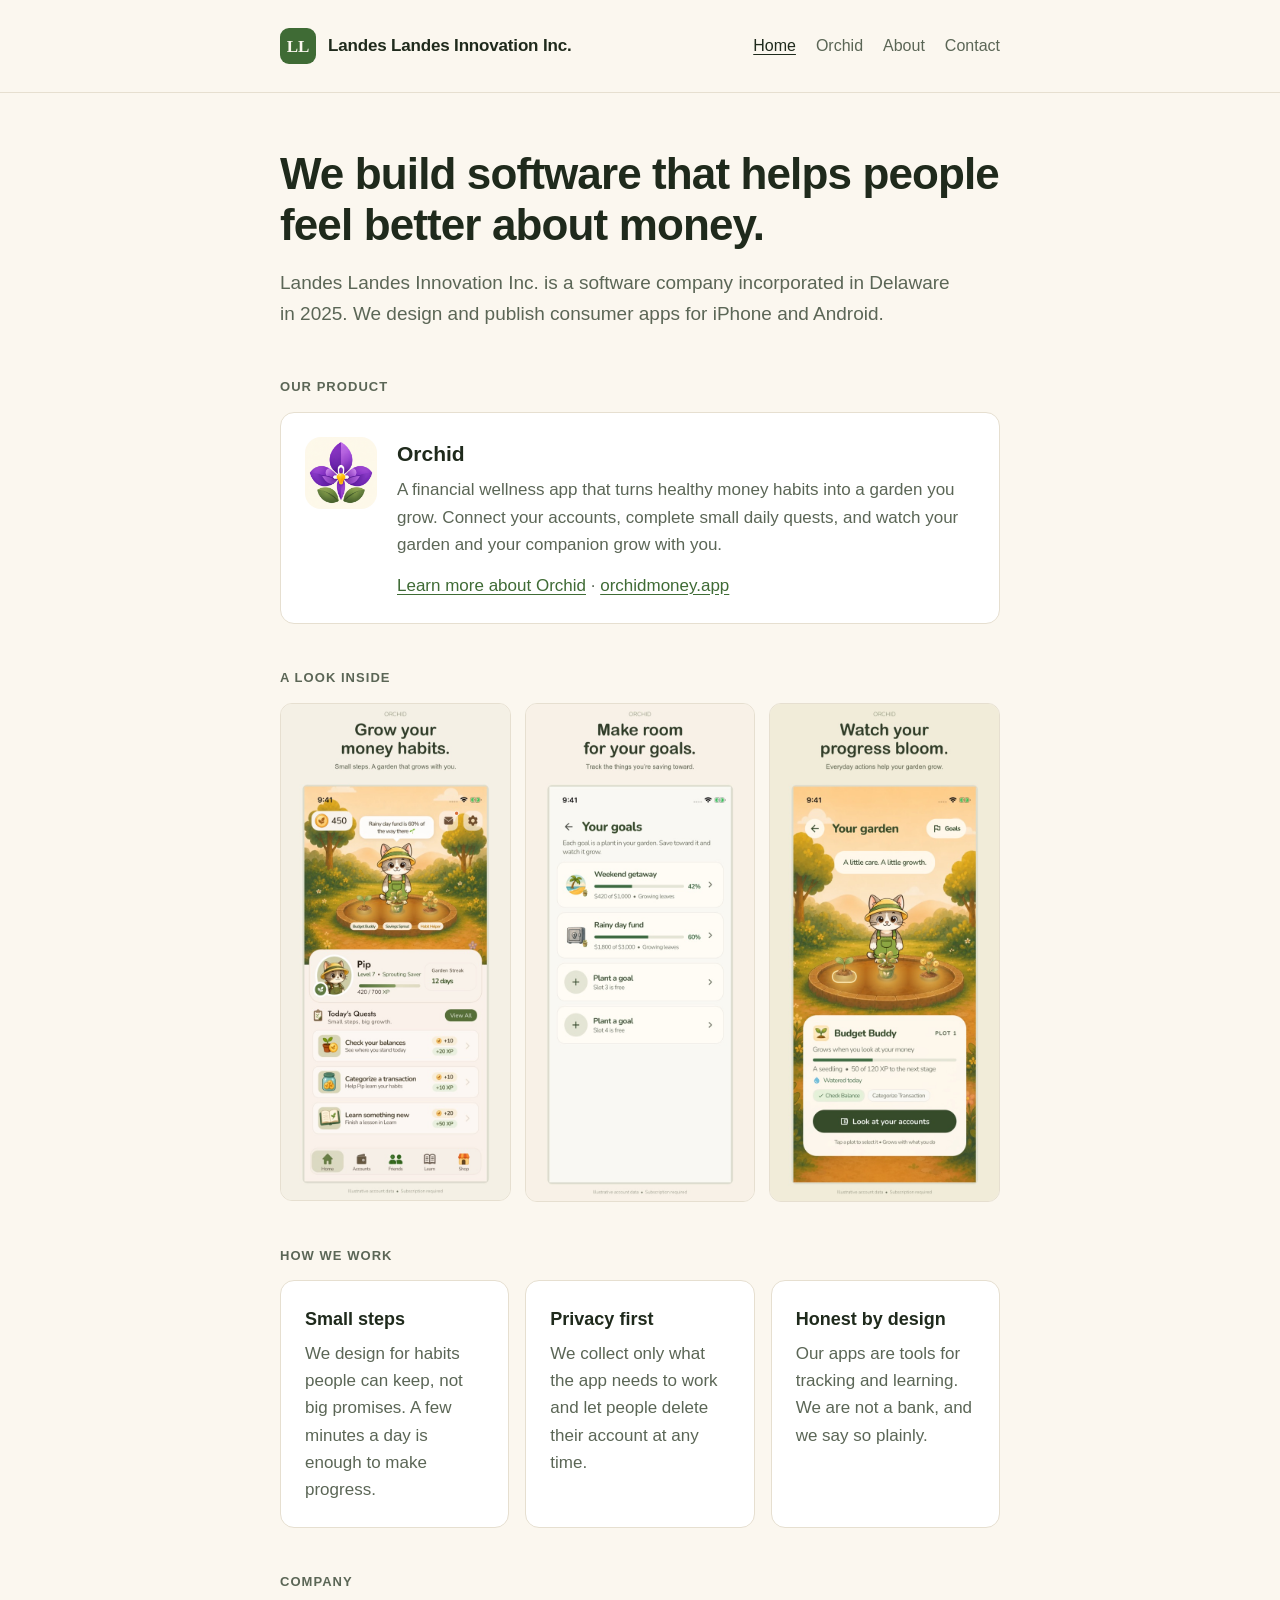
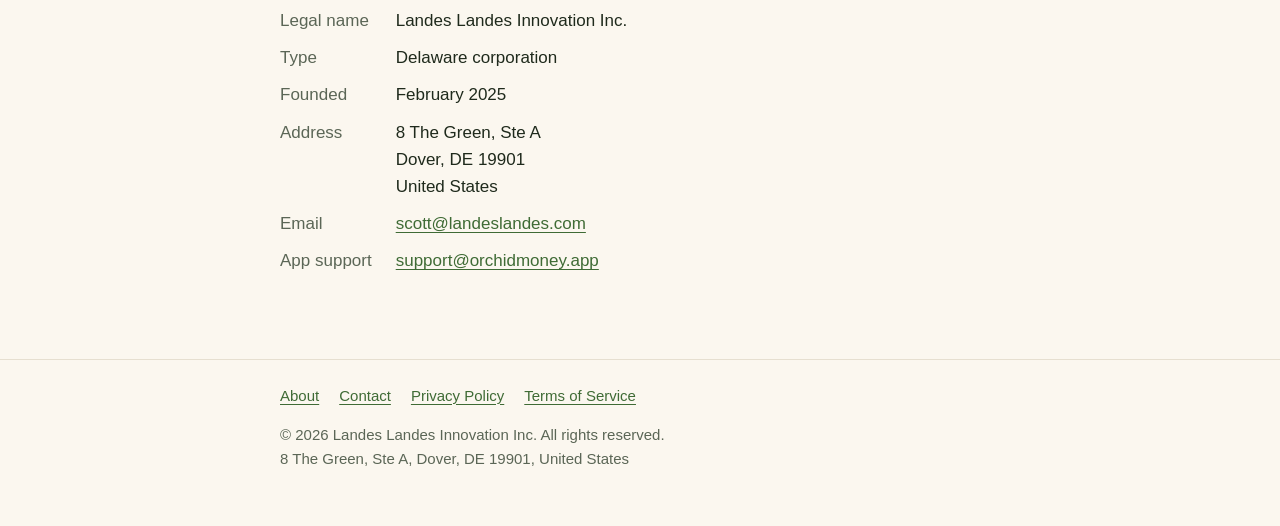
<file: index.html>
<!doctype html>
<html lang="en">
<head>
  <meta charset="utf-8">
  <meta name="viewport" content="width=device-width, initial-scale=1">
  <title>Landes Landes Innovation Inc.</title>
  <meta name="description" content="Landes Landes Innovation Inc. is a Delaware software company. We make Orchid, a financial wellness app for iPhone and Android.">
  <link rel="canonical" href="https://www.landeslandes.com/">
  <meta property="og:title" content="Landes Landes Innovation Inc.">
  <meta property="og:description" content="Landes Landes Innovation Inc. is a Delaware software company. We make Orchid, a financial wellness app for iPhone and Android.">
  <meta property="og:url" content="https://www.landeslandes.com/">
  <meta property="og:type" content="website">
  <link rel="icon" href="data:image/svg+xml,%3Csvg xmlns='http://www.w3.org/2000/svg' viewBox='0 0 32 32'%3E%3Crect width='32' height='32' rx='7' fill='%233f6b35'/%3E%3Ctext x='16' y='22' font-family='Georgia,serif' font-size='17' fill='%23fbf7ef' text-anchor='middle'%3ELL%3C/text%3E%3C/svg%3E">
  <link rel="stylesheet" href="/styles.css">
  <script type="application/ld+json">
  {
    "@context": "https://schema.org",
    "@type": "Organization",
    "name": "Landes Landes Innovation Inc.",
    "legalName": "Landes Landes Innovation Inc.",
    "url": "https://www.landeslandes.com/",
    "email": "scott@landeslandes.com",
    "foundingDate": "2025-02-05",
    "address": {
      "@type": "PostalAddress",
      "streetAddress": "8 The Green, Ste A",
      "addressLocality": "Dover",
      "addressRegion": "DE",
      "postalCode": "19901",
      "addressCountry": "US"
    },
    "owns": {
      "@type": "SoftwareApplication",
      "name": "Orchid",
      "url": "https://www.orchidmoney.app/",
      "applicationCategory": "FinanceApplication",
      "operatingSystem": "iOS, Android"
    }
  }
  </script>
</head>
<body>
  <header>
    <div class="wrap">
      <a class="brand" href="/">
        <span class="mark" aria-hidden="true">LL</span>
        <span>Landes Landes Innovation Inc.</span>
      </a>
      <nav aria-label="Main">
        <ul>
        <li><a href="/" aria-current="page">Home</a></li>
        <li><a href="/orchid">Orchid</a></li>
        <li><a href="/about">About</a></li>
        <li><a href="/contact">Contact</a></li>
        </ul>
      </nav>
    </div>
  </header>

  <main>
  <div class="wrap">
    <h1>We build software that helps people feel better about money.</h1>
    <p class="lede">
      Landes Landes Innovation Inc. is a software company incorporated in
      Delaware in 2025. We design and publish consumer apps for iPhone and
      Android.
    </p>

    <section aria-labelledby="products">
      <h2 id="products">Our product</h2>
      <div class="card product">
        <img src="/images/orchid-icon.png" alt="Orchid app icon" width="72" height="72">
        <div>
          <h3>Orchid</h3>
          <p>
            A financial wellness app that turns healthy money habits into a
            garden you grow. Connect your accounts, complete small daily quests,
            and watch your garden and your companion grow with you.
          </p>
          <p><a href="/orchid">Learn more about Orchid</a> &middot; <a href="https://www.orchidmoney.app/">orchidmoney.app</a></p>
        </div>
      </div>
    </section>

    <section aria-labelledby="preview">
      <h2 id="preview">A look inside</h2>
      <div class="shots">
        <figure><img src="/images/01-home.jpg" alt="Orchid home screen with Pip, the garden, and today's quests" width="600" height="1303" loading="lazy"></figure>
        <figure><img src="/images/03-goals.jpg" alt="Orchid savings goals screen" width="600" height="1303" loading="lazy"></figure>
        <figure><img src="/images/06-garden.jpg" alt="Orchid garden screen" width="600" height="1303" loading="lazy"></figure>
      </div>
    </section>

    <section aria-labelledby="approach">
      <h2 id="approach">How we work</h2>
      <div class="grid">
        <div class="card">
          <h3>Small steps</h3>
          <p>We design for habits people can keep, not big promises. A few minutes a day is enough to make progress.</p>
        </div>
        <div class="card">
          <h3>Privacy first</h3>
          <p>We collect only what the app needs to work and let people delete their account at any time.</p>
        </div>
        <div class="card">
          <h3>Honest by design</h3>
          <p>Our apps are tools for tracking and learning. We are not a bank, and we say so plainly.</p>
        </div>
      </div>
    </section>

    <section aria-labelledby="company">
      <h2 id="company">Company</h2>
      <dl class="facts">
        <dt>Legal name</dt>
        <dd>Landes Landes Innovation Inc.</dd>
        <dt>Type</dt>
        <dd>Delaware corporation</dd>
        <dt>Founded</dt>
        <dd>February 2025</dd>
        <dt>Address</dt>
        <dd><address>8 The Green, Ste A<br>Dover, DE 19901<br>United States</address></dd>
        <dt>Email</dt>
        <dd><a href="mailto:scott@landeslandes.com">scott@landeslandes.com</a></dd>
        <dt>App support</dt>
        <dd><a href="mailto:support@orchidmoney.app">support@orchidmoney.app</a></dd>
      </dl>
    </section>
  </div>
  </main>

  <footer>
    <div class="wrap">
      <div class="links">
        <a href="/about">About</a>
        <a href="/contact">Contact</a>
        <a href="https://www.orchidmoney.app/privacy">Privacy Policy</a>
        <a href="https://www.orchidmoney.app/terms">Terms of Service</a>
      </div>
      <p>&copy; 2026 Landes Landes Innovation Inc. All rights reserved.<br>
      8 The Green, Ste A, Dover, DE 19901, United States</p>
    </div>
  </footer>
</body>
</html>
</file>
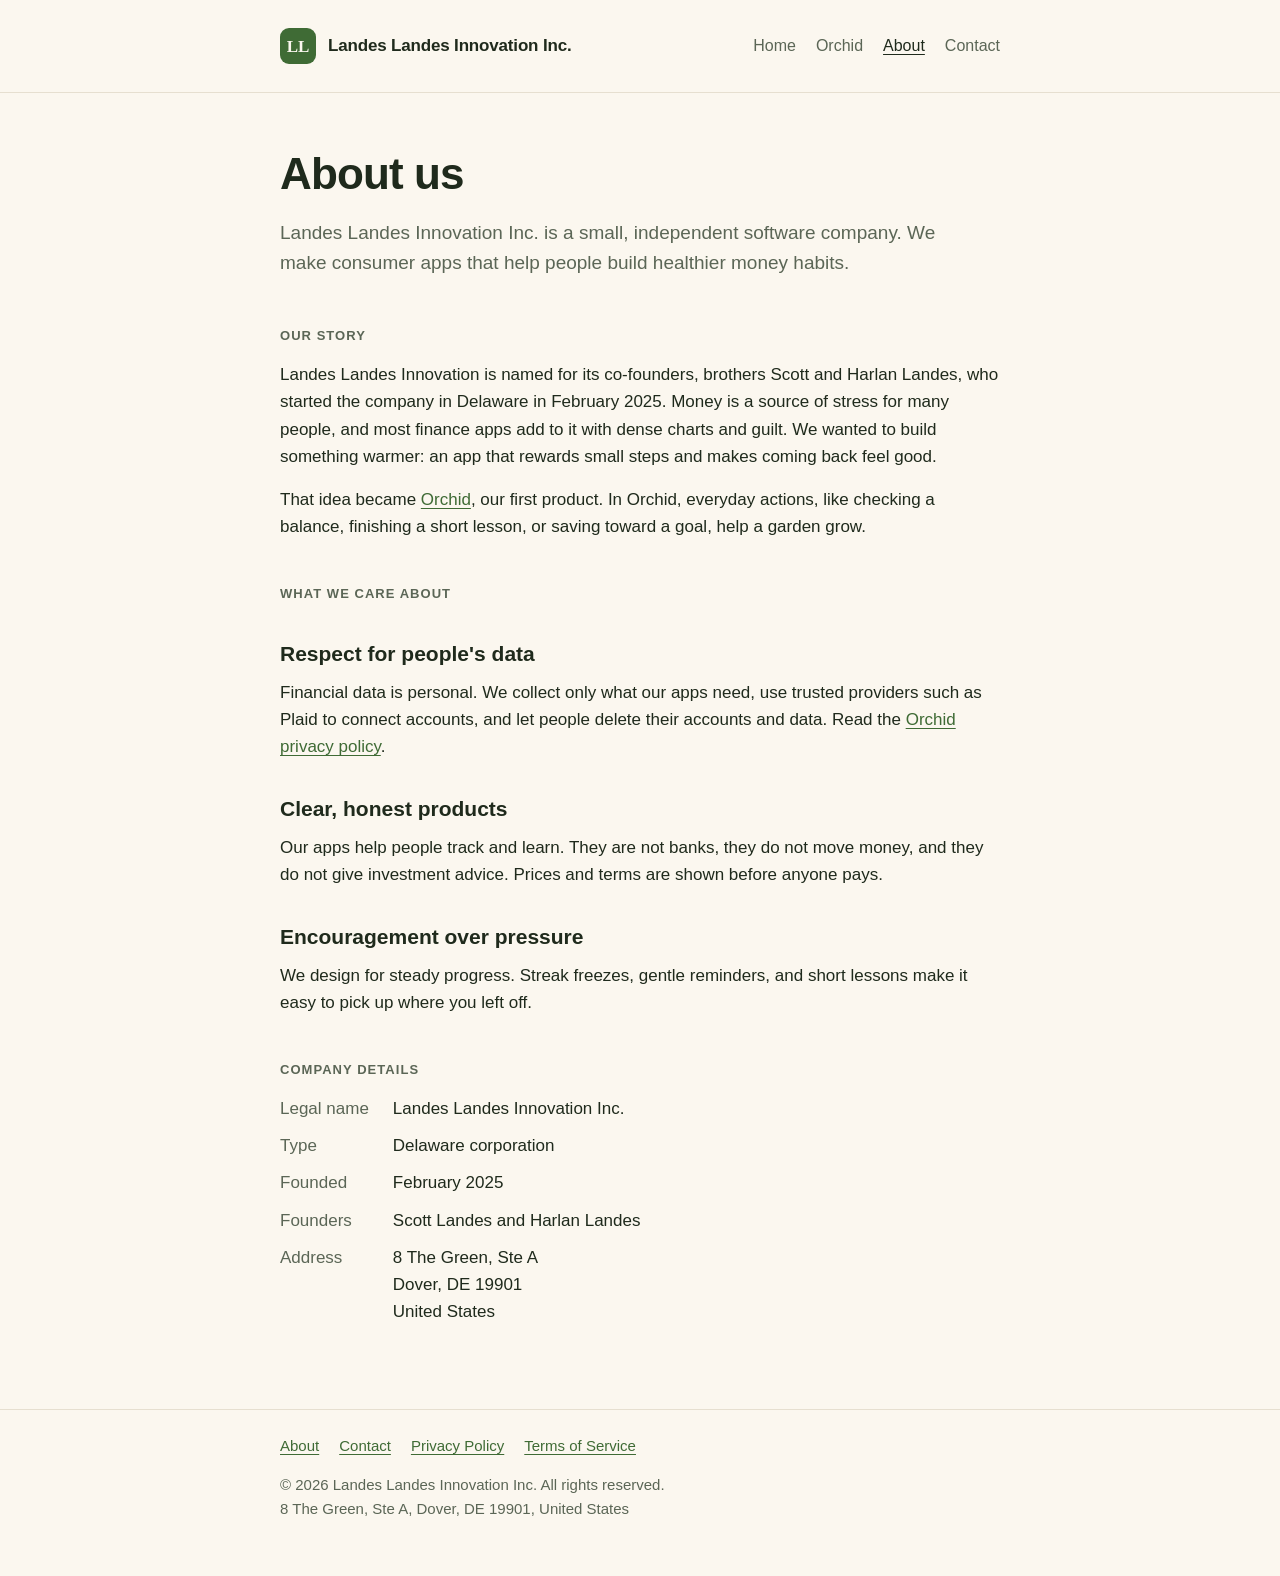
<file: about.html>
<!doctype html>
<html lang="en">
<head>
  <meta charset="utf-8">
  <meta name="viewport" content="width=device-width, initial-scale=1">
  <title>About | Landes Landes Innovation Inc.</title>
  <meta name="description" content="About Landes Landes Innovation Inc., the Delaware software company behind Orchid.">
  <link rel="canonical" href="https://www.landeslandes.com/about">
  <meta property="og:title" content="About | Landes Landes Innovation Inc.">
  <meta property="og:description" content="About Landes Landes Innovation Inc., the Delaware software company behind Orchid.">
  <meta property="og:url" content="https://www.landeslandes.com/about">
  <meta property="og:type" content="website">
  <link rel="icon" href="data:image/svg+xml,%3Csvg xmlns='http://www.w3.org/2000/svg' viewBox='0 0 32 32'%3E%3Crect width='32' height='32' rx='7' fill='%233f6b35'/%3E%3Ctext x='16' y='22' font-family='Georgia,serif' font-size='17' fill='%23fbf7ef' text-anchor='middle'%3ELL%3C/text%3E%3C/svg%3E">
  <link rel="stylesheet" href="/styles.css">
</head>
<body>
  <header>
    <div class="wrap">
      <a class="brand" href="/">
        <span class="mark" aria-hidden="true">LL</span>
        <span>Landes Landes Innovation Inc.</span>
      </a>
      <nav aria-label="Main">
        <ul>
        <li><a href="/">Home</a></li>
        <li><a href="/orchid">Orchid</a></li>
        <li><a href="/about" aria-current="page">About</a></li>
        <li><a href="/contact">Contact</a></li>
        </ul>
      </nav>
    </div>
  </header>

  <main>
  <div class="wrap">
    <h1>About us</h1>
    <p class="lede">
      Landes Landes Innovation Inc. is a small, independent software company.
      We make consumer apps that help people build healthier money habits.
    </p>

    <section class="prose" aria-labelledby="story">
      <h2 id="story">Our story</h2>
      <p>
        Landes Landes Innovation is named for its co-founders, brothers Scott
        and Harlan Landes, who started the company in Delaware in February
        2025. Money is a source of stress for many people, and most finance apps add to
        it with dense charts and guilt. We wanted to build something warmer:
        an app that rewards small steps and makes coming back feel good.
      </p>
      <p>
        That idea became <a href="/orchid">Orchid</a>, our first product. In
        Orchid, everyday actions, like checking a balance, finishing a short
        lesson, or saving toward a goal, help a garden grow.
      </p>
    </section>

    <section class="prose" aria-labelledby="values">
      <h2 id="values">What we care about</h2>
      <h3>Respect for people's data</h3>
      <p>
        Financial data is personal. We collect only what our apps need, use
        trusted providers such as Plaid to connect accounts, and let people
        delete their accounts and data. Read the
        <a href="https://www.orchidmoney.app/privacy">Orchid privacy policy</a>.
      </p>
      <h3>Clear, honest products</h3>
      <p>
        Our apps help people track and learn. They are not banks, they do not
        move money, and they do not give investment advice. Prices and terms
        are shown before anyone pays.
      </p>
      <h3>Encouragement over pressure</h3>
      <p>
        We design for steady progress. Streak freezes, gentle reminders, and
        short lessons make it easy to pick up where you left off.
      </p>
    </section>

    <section aria-labelledby="company">
      <h2 id="company">Company details</h2>
      <dl class="facts">
        <dt>Legal name</dt>
        <dd>Landes Landes Innovation Inc.</dd>
        <dt>Type</dt>
        <dd>Delaware corporation</dd>
        <dt>Founded</dt>
        <dd>February 2025</dd>
        <dt>Founders</dt>
        <dd>Scott Landes and Harlan Landes</dd>
        <dt>Address</dt>
        <dd><address>8 The Green, Ste A<br>Dover, DE 19901<br>United States</address></dd>
      </dl>
    </section>
  </div>
  </main>

  <footer>
    <div class="wrap">
      <div class="links">
        <a href="/about">About</a>
        <a href="/contact">Contact</a>
        <a href="https://www.orchidmoney.app/privacy">Privacy Policy</a>
        <a href="https://www.orchidmoney.app/terms">Terms of Service</a>
      </div>
      <p>&copy; 2026 Landes Landes Innovation Inc. All rights reserved.<br>
      8 The Green, Ste A, Dover, DE 19901, United States</p>
    </div>
  </footer>
</body>
</html>
</file>
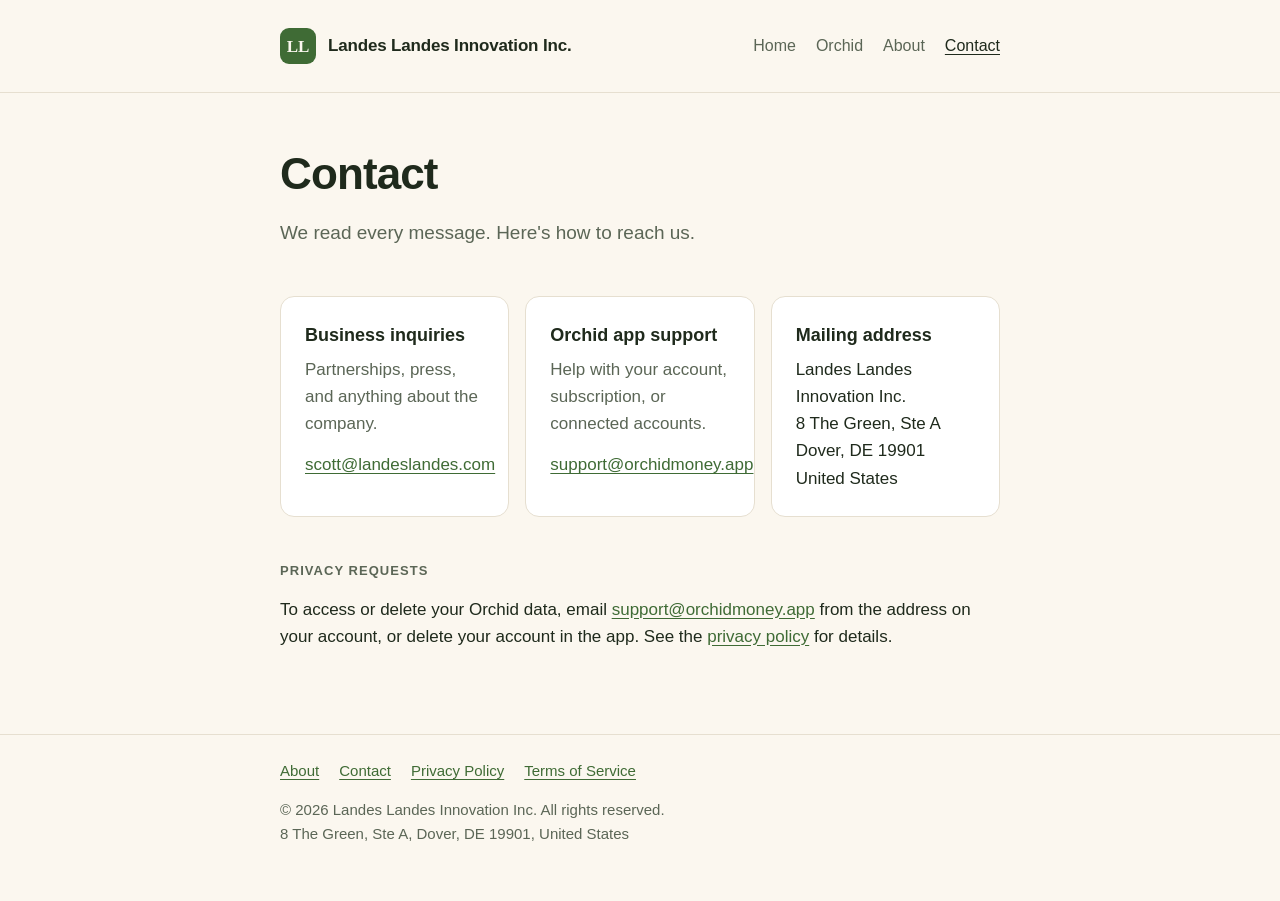
<file: contact.html>
<!doctype html>
<html lang="en">
<head>
  <meta charset="utf-8">
  <meta name="viewport" content="width=device-width, initial-scale=1">
  <title>Contact | Landes Landes Innovation Inc.</title>
  <meta name="description" content="Contact Landes Landes Innovation Inc. for business inquiries or Orchid app support.">
  <link rel="canonical" href="https://www.landeslandes.com/contact">
  <meta property="og:title" content="Contact | Landes Landes Innovation Inc.">
  <meta property="og:description" content="Contact Landes Landes Innovation Inc. for business inquiries or Orchid app support.">
  <meta property="og:url" content="https://www.landeslandes.com/contact">
  <meta property="og:type" content="website">
  <link rel="icon" href="data:image/svg+xml,%3Csvg xmlns='http://www.w3.org/2000/svg' viewBox='0 0 32 32'%3E%3Crect width='32' height='32' rx='7' fill='%233f6b35'/%3E%3Ctext x='16' y='22' font-family='Georgia,serif' font-size='17' fill='%23fbf7ef' text-anchor='middle'%3ELL%3C/text%3E%3C/svg%3E">
  <link rel="stylesheet" href="/styles.css">
</head>
<body>
  <header>
    <div class="wrap">
      <a class="brand" href="/">
        <span class="mark" aria-hidden="true">LL</span>
        <span>Landes Landes Innovation Inc.</span>
      </a>
      <nav aria-label="Main">
        <ul>
        <li><a href="/">Home</a></li>
        <li><a href="/orchid">Orchid</a></li>
        <li><a href="/about">About</a></li>
        <li><a href="/contact" aria-current="page">Contact</a></li>
        </ul>
      </nav>
    </div>
  </header>

  <main>
  <div class="wrap">
    <h1>Contact</h1>
    <p class="lede">We read every message. Here's how to reach us.</p>

    <div class="grid">
      <div class="card">
        <h3>Business inquiries</h3>
        <p>Partnerships, press, and anything about the company.</p>
        <p><a href="mailto:scott@landeslandes.com">scott@landeslandes.com</a></p>
      </div>
      <div class="card">
        <h3>Orchid app support</h3>
        <p>Help with your account, subscription, or connected accounts.</p>
        <p><a href="mailto:support@orchidmoney.app">support@orchidmoney.app</a></p>
      </div>
      <div class="card">
        <h3>Mailing address</h3>
        <address>Landes Landes Innovation Inc.<br>8 The Green, Ste A<br>Dover, DE 19901<br>United States</address>
      </div>
    </div>

    <section class="prose" aria-labelledby="privacy" style="margin-top:44px">
      <h2 id="privacy">Privacy requests</h2>
      <p>
        To access or delete your Orchid data, email
        <a href="mailto:support@orchidmoney.app">support@orchidmoney.app</a>
        from the address on your account, or delete your account in the app.
        See the <a href="https://www.orchidmoney.app/privacy">privacy policy</a>
        for details.
      </p>
    </section>
  </div>
  </main>

  <footer>
    <div class="wrap">
      <div class="links">
        <a href="/about">About</a>
        <a href="/contact">Contact</a>
        <a href="https://www.orchidmoney.app/privacy">Privacy Policy</a>
        <a href="https://www.orchidmoney.app/terms">Terms of Service</a>
      </div>
      <p>&copy; 2026 Landes Landes Innovation Inc. All rights reserved.<br>
      8 The Green, Ste A, Dover, DE 19901, United States</p>
    </div>
  </footer>
</body>
</html>
</file>
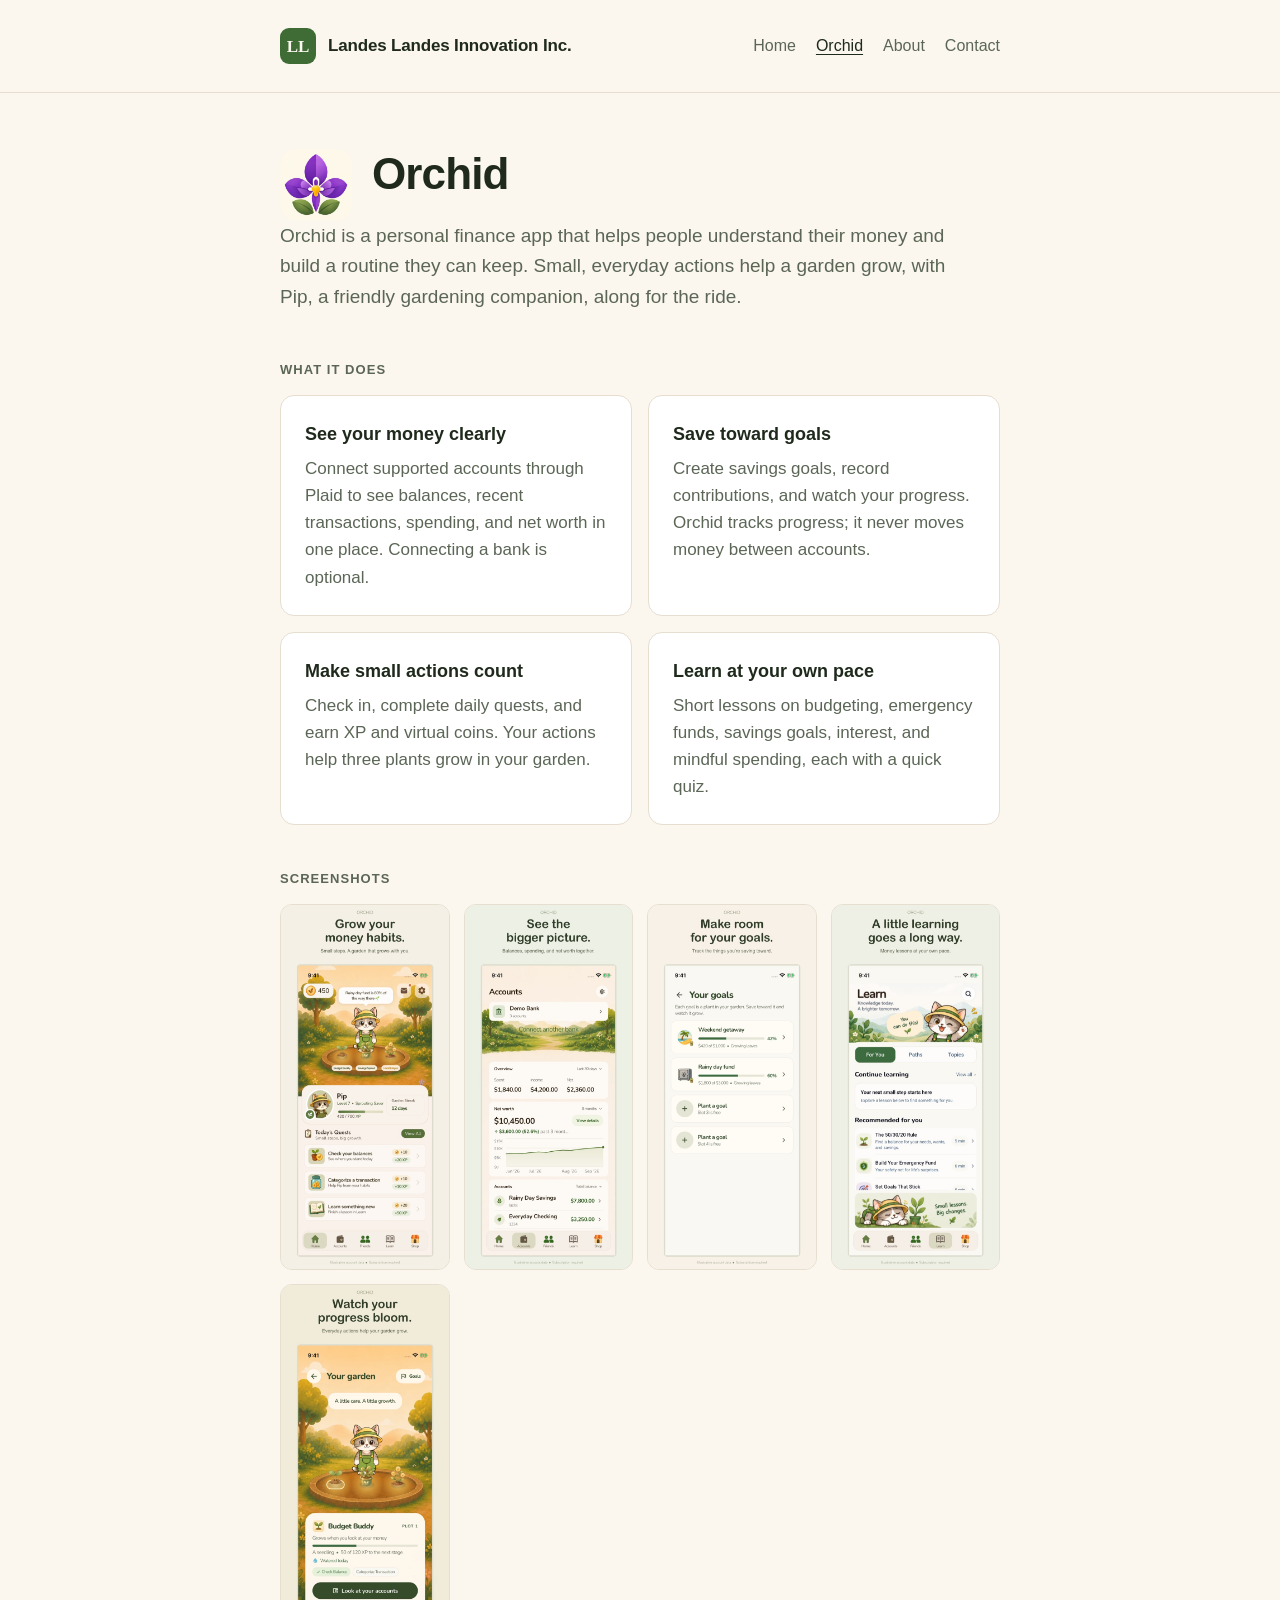
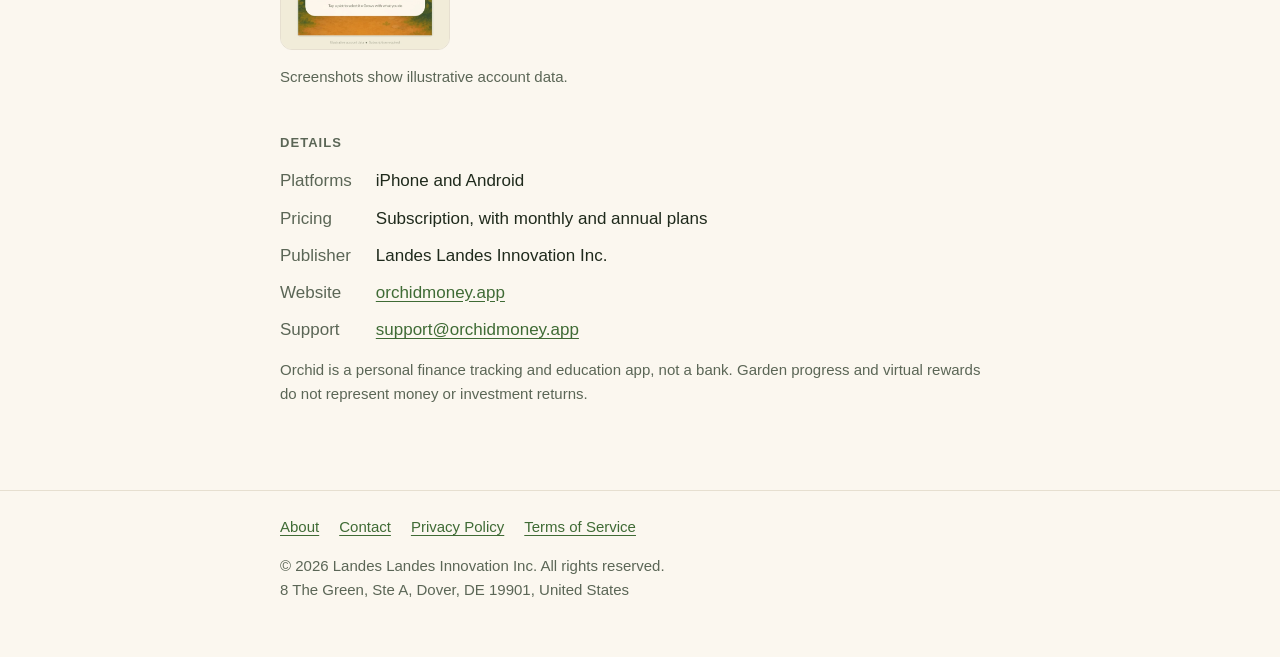
<file: orchid.html>
<!doctype html>
<html lang="en">
<head>
  <meta charset="utf-8">
  <meta name="viewport" content="width=device-width, initial-scale=1">
  <title>Orchid | Landes Landes Innovation Inc.</title>
  <meta name="description" content="Orchid is a personal finance app for iPhone and Android from Landes Landes Innovation Inc. Track spending, set savings goals, and grow your money habits.">
  <link rel="canonical" href="https://www.landeslandes.com/orchid">
  <meta property="og:title" content="Orchid | Landes Landes Innovation Inc.">
  <meta property="og:description" content="Orchid is a personal finance app for iPhone and Android from Landes Landes Innovation Inc. Track spending, set savings goals, and grow your money habits.">
  <meta property="og:url" content="https://www.landeslandes.com/orchid">
  <meta property="og:type" content="website">
  <link rel="icon" href="data:image/svg+xml,%3Csvg xmlns='http://www.w3.org/2000/svg' viewBox='0 0 32 32'%3E%3Crect width='32' height='32' rx='7' fill='%233f6b35'/%3E%3Ctext x='16' y='22' font-family='Georgia,serif' font-size='17' fill='%23fbf7ef' text-anchor='middle'%3ELL%3C/text%3E%3C/svg%3E">
  <link rel="stylesheet" href="/styles.css">
</head>
<body>
  <header>
    <div class="wrap">
      <a class="brand" href="/">
        <span class="mark" aria-hidden="true">LL</span>
        <span>Landes Landes Innovation Inc.</span>
      </a>
      <nav aria-label="Main">
        <ul>
        <li><a href="/">Home</a></li>
        <li><a href="/orchid" aria-current="page">Orchid</a></li>
        <li><a href="/about">About</a></li>
        <li><a href="/contact">Contact</a></li>
        </ul>
      </nav>
    </div>
  </header>

  <main>
  <div class="wrap">
    <div class="product">
      <img src="/images/orchid-icon.png" alt="Orchid app icon" width="72" height="72">
      <div>
        <h1>Orchid</h1>
      </div>
    </div>
    <p class="lede">
      Orchid is a personal finance app that helps people understand their
      money and build a routine they can keep. Small, everyday actions help a
      garden grow, with Pip, a friendly gardening companion, along for the ride.
    </p>

    <section aria-labelledby="features">
      <h2 id="features">What it does</h2>
      <div class="grid grid-2">
        <div class="card">
          <h3>See your money clearly</h3>
          <p>Connect supported accounts through Plaid to see balances, recent transactions, spending, and net worth in one place. Connecting a bank is optional.</p>
        </div>
        <div class="card">
          <h3>Save toward goals</h3>
          <p>Create savings goals, record contributions, and watch your progress. Orchid tracks progress; it never moves money between accounts.</p>
        </div>
        <div class="card">
          <h3>Make small actions count</h3>
          <p>Check in, complete daily quests, and earn XP and virtual coins. Your actions help three plants grow in your garden.</p>
        </div>
        <div class="card">
          <h3>Learn at your own pace</h3>
          <p>Short lessons on budgeting, emergency funds, savings goals, interest, and mindful spending, each with a quick quiz.</p>
        </div>
      </div>
    </section>

    <section aria-labelledby="screens">
      <h2 id="screens">Screenshots</h2>
      <div class="shots">
        <figure><img src="/images/01-home.jpg" alt="Home screen: Pip, the garden, and today's quests" width="600" height="1303" loading="lazy"></figure>
        <figure><img src="/images/02-accounts.jpg" alt="Accounts screen: balances, spending, and net worth" width="600" height="1303" loading="lazy"></figure>
        <figure><img src="/images/03-goals.jpg" alt="Goals screen: savings goals and progress" width="600" height="1303" loading="lazy"></figure>
        <figure><img src="/images/04-learn.jpg" alt="Learn screen: money lessons" width="600" height="1303" loading="lazy"></figure>
        <figure><img src="/images/06-garden.jpg" alt="Garden screen: plants that grow with your progress" width="600" height="1303" loading="lazy"></figure>
      </div>
      <p class="note">Screenshots show illustrative account data.</p>
    </section>

    <section aria-labelledby="details">
      <h2 id="details">Details</h2>
      <dl class="facts">
        <dt>Platforms</dt>
        <dd>iPhone and Android</dd>
        <dt>Pricing</dt>
        <dd>Subscription, with monthly and annual plans</dd>
        <dt>Publisher</dt>
        <dd>Landes Landes Innovation Inc.</dd>
        <dt>Website</dt>
        <dd><a href="https://www.orchidmoney.app/">orchidmoney.app</a></dd>
        <dt>Support</dt>
        <dd><a href="mailto:support@orchidmoney.app">support@orchidmoney.app</a></dd>
      </dl>
      <p class="note">
        Orchid is a personal finance tracking and education app, not a bank.
        Garden progress and virtual rewards do not represent money or
        investment returns.
      </p>
    </section>
  </div>
  </main>

  <footer>
    <div class="wrap">
      <div class="links">
        <a href="/about">About</a>
        <a href="/contact">Contact</a>
        <a href="https://www.orchidmoney.app/privacy">Privacy Policy</a>
        <a href="https://www.orchidmoney.app/terms">Terms of Service</a>
      </div>
      <p>&copy; 2026 Landes Landes Innovation Inc. All rights reserved.<br>
      8 The Green, Ste A, Dover, DE 19901, United States</p>
    </div>
  </footer>
</body>
</html>
</file>
<file: styles.css>
:root {
  --bg: #fbf7ef;
  --surface: #ffffff;
  --ink: #1f2a1c;
  --muted: #5b6656;
  --line: #e6dfd0;
  --accent: #3f6b35;
  --accent-ink: #fbf7ef;
}
@media (prefers-color-scheme: dark) {
  :root {
    --bg: #141a12;
    --surface: #1c2419;
    --ink: #eef1ea;
    --muted: #a9b3a3;
    --line: #2e3a2a;
    --accent: #8fbf7f;
    --accent-ink: #141a12;
  }
}
* { box-sizing: border-box; }
html { -webkit-text-size-adjust: 100%; }
body {
  margin: 0;
  background: var(--bg);
  color: var(--ink);
  font: 17px/1.6 -apple-system, BlinkMacSystemFont, "Segoe UI", Roboto, "Helvetica Neue", Arial, sans-serif;
}
a { color: var(--accent); text-underline-offset: 3px; }
.wrap { max-width: 760px; margin: 0 auto; padding: 0 20px; }
header { padding: 28px 0; border-bottom: 1px solid var(--line); }
.brand { display: flex; align-items: center; gap: 12px; font-weight: 650; letter-spacing: -0.01em; }
.mark {
  width: 36px; height: 36px; border-radius: 9px; flex: none;
  display: grid; place-items: center;
  background: var(--accent); color: var(--accent-ink);
  font: 600 17px/1 Georgia, "Times New Roman", serif;
}
main { padding: 56px 0 40px; }
h1 {
  font-size: clamp(30px, 6vw, 44px); line-height: 1.15;
  letter-spacing: -0.02em; margin: 0 0 18px; font-weight: 700;
}
.lede { font-size: 19px; color: var(--muted); margin: 0 0 48px; max-width: 36em; }
h2 { font-size: 13px; letter-spacing: 0.08em; text-transform: uppercase; color: var(--muted); margin: 0 0 14px; font-weight: 600; }
section { margin-bottom: 44px; }
.card {
  background: var(--surface); border: 1px solid var(--line);
  border-radius: 14px; padding: 24px;
}
.card h3 { margin: 0 0 6px; font-size: 21px; }
.card p { margin: 0 0 14px; color: var(--muted); }
.card p:last-child { margin-bottom: 0; }
.facts { display: grid; grid-template-columns: max-content 1fr; gap: 10px 24px; margin: 0; }
.facts dt { color: var(--muted); }
.facts dd { margin: 0; }
address { font-style: normal; }
footer { border-top: 1px solid var(--line); padding: 24px 0 40px; color: var(--muted); font-size: 15px; }
footer .links { display: flex; flex-wrap: wrap; gap: 8px 20px; margin-bottom: 10px; }
@media (max-width: 520px) {
  main { padding-top: 40px; }
  .facts { grid-template-columns: 1fr; gap: 2px; }
  .facts dd { margin-bottom: 12px; }
}

/* Navigation */
header .wrap { display: flex; align-items: center; justify-content: space-between; gap: 16px; flex-wrap: wrap; }
.brand { color: inherit; text-decoration: none; }
nav ul { list-style: none; display: flex; gap: 6px 20px; flex-wrap: wrap; margin: 0; padding: 0; font-size: 16px; }
nav a { color: var(--muted); text-decoration: none; }
nav a:hover, nav a[aria-current="page"] { color: var(--ink); text-decoration: underline; }

/* Content */
.prose p { margin: 0 0 16px; }
.prose h3 { font-size: 21px; margin: 32px 0 8px; }
.grid { display: grid; grid-template-columns: repeat(auto-fit, minmax(220px, 1fr)); gap: 16px; }
.grid .card h3 { font-size: 18px; }
.product { display: flex; gap: 20px; align-items: flex-start; }
.product img { width: 72px; height: 72px; border-radius: 16px; flex: none; }
.shots { display: grid; grid-template-columns: repeat(auto-fit, minmax(150px, 1fr)); gap: 14px; margin: 0; }
.shots figure { margin: 0; }
.shots img { width: 100%; height: auto; display: block; border-radius: 12px; border: 1px solid var(--line); }
.note { font-size: 15px; color: var(--muted); }
.button {
  display: inline-block; background: var(--accent); color: var(--accent-ink);
  padding: 10px 18px; border-radius: 10px; text-decoration: none; font-weight: 600;
}
.grid-2 { grid-template-columns: repeat(auto-fit, minmax(260px, 1fr)); }
</file>
